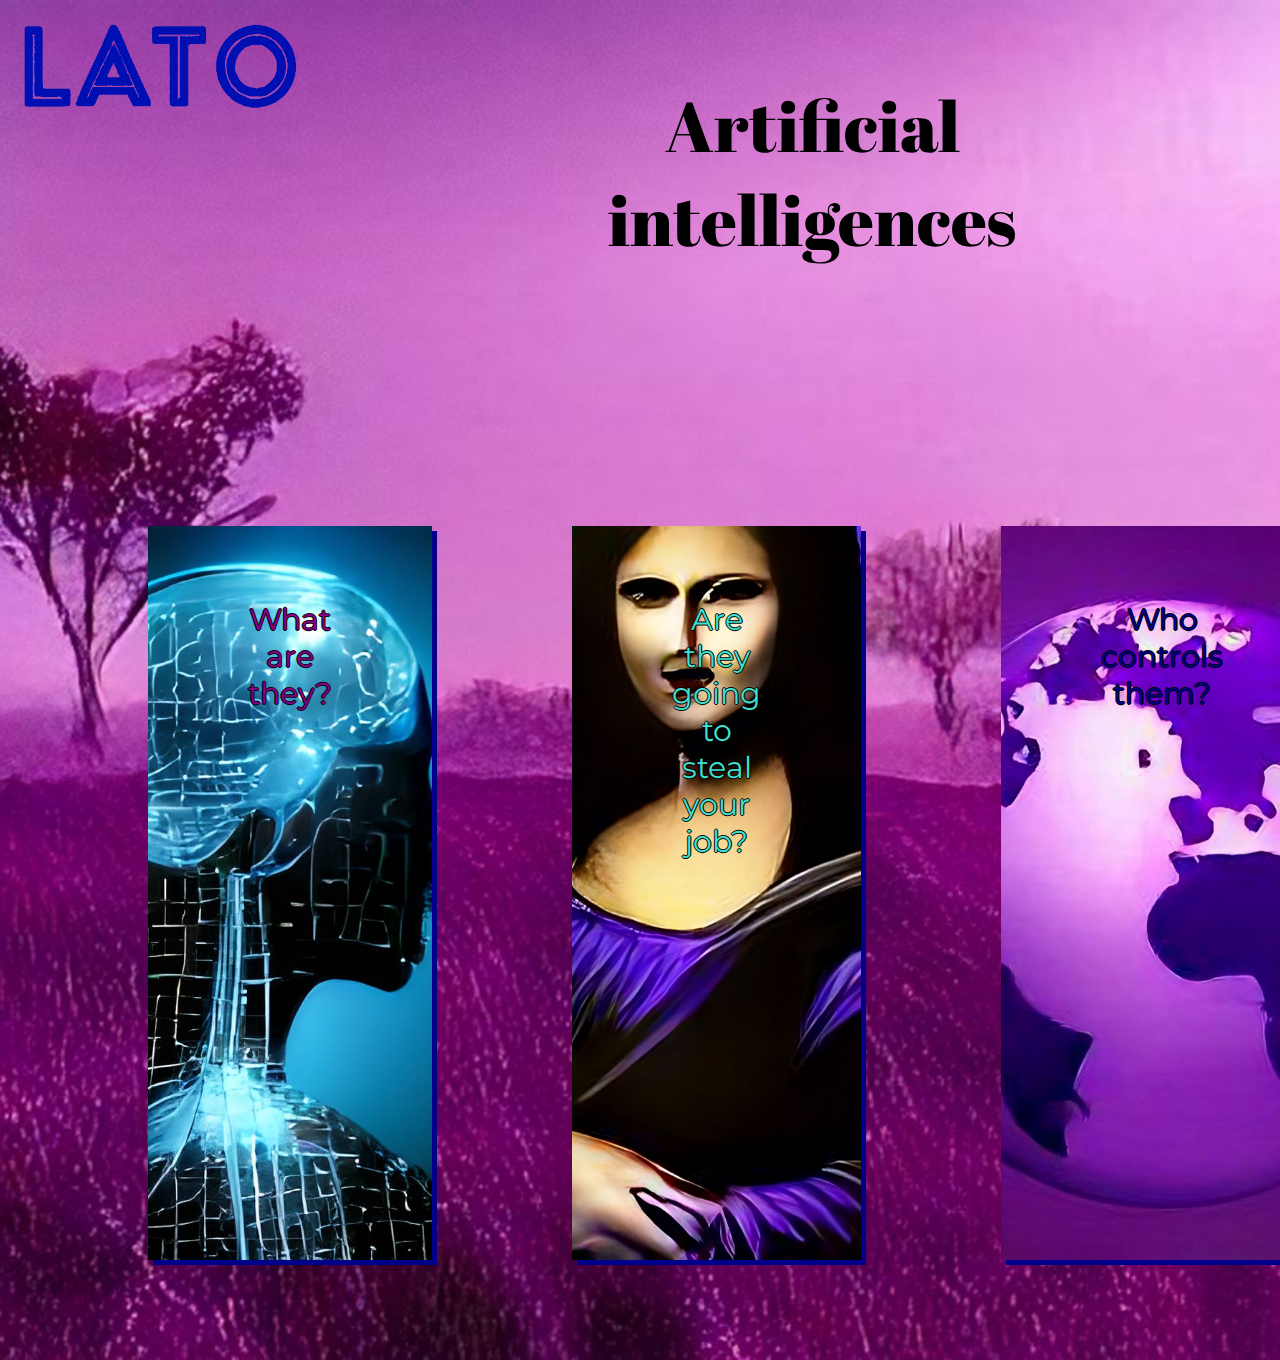
<file: index.html>
<!DOCTYPE html>
<html lang="en">
<head>
    <meta charset="UTF-8">
    <meta http-equiv="X-UA-Compatible" content="IE=edge">
    <meta name="viewport" content="width=device-width, initial-scale=1.0">
    <title>Artificial intelligence guide</title>
    <link rel="stylesheet" href="index.css">
    <link rel="preconnect" href="https://fonts.googleapis.com">
    <link rel="preconnect" href="https://fonts.gstatic.com" crossorigin>
    <link href="https://fonts.googleapis.com/css2?family=Abril+Fatface&family=Montserrat:wght@500&display=swap" rel="stylesheet">
</head>
<body>
    <nav>
        <img id ="lato"src="media/bluelato.png" alt="Lato">
        <p id = "tittle">Artificial intelligences</p>
        <a href="spanish.html"><img class ="language"src="media/spain.png" alt="Switch to spain language"></a>
    </nav>
    
    <div id ="bigbox">
        <a id = "img1" class = "rectangle"href="explanation.html">What are they?</a>
        <a id = "img2" class = "rectangle"href="">Are they going<br>to steal your job?</a>
        <a id = "img3" class = "rectangle"href="">Who controls<br>them?</a>
    </div>
</body>
</html>
</file>
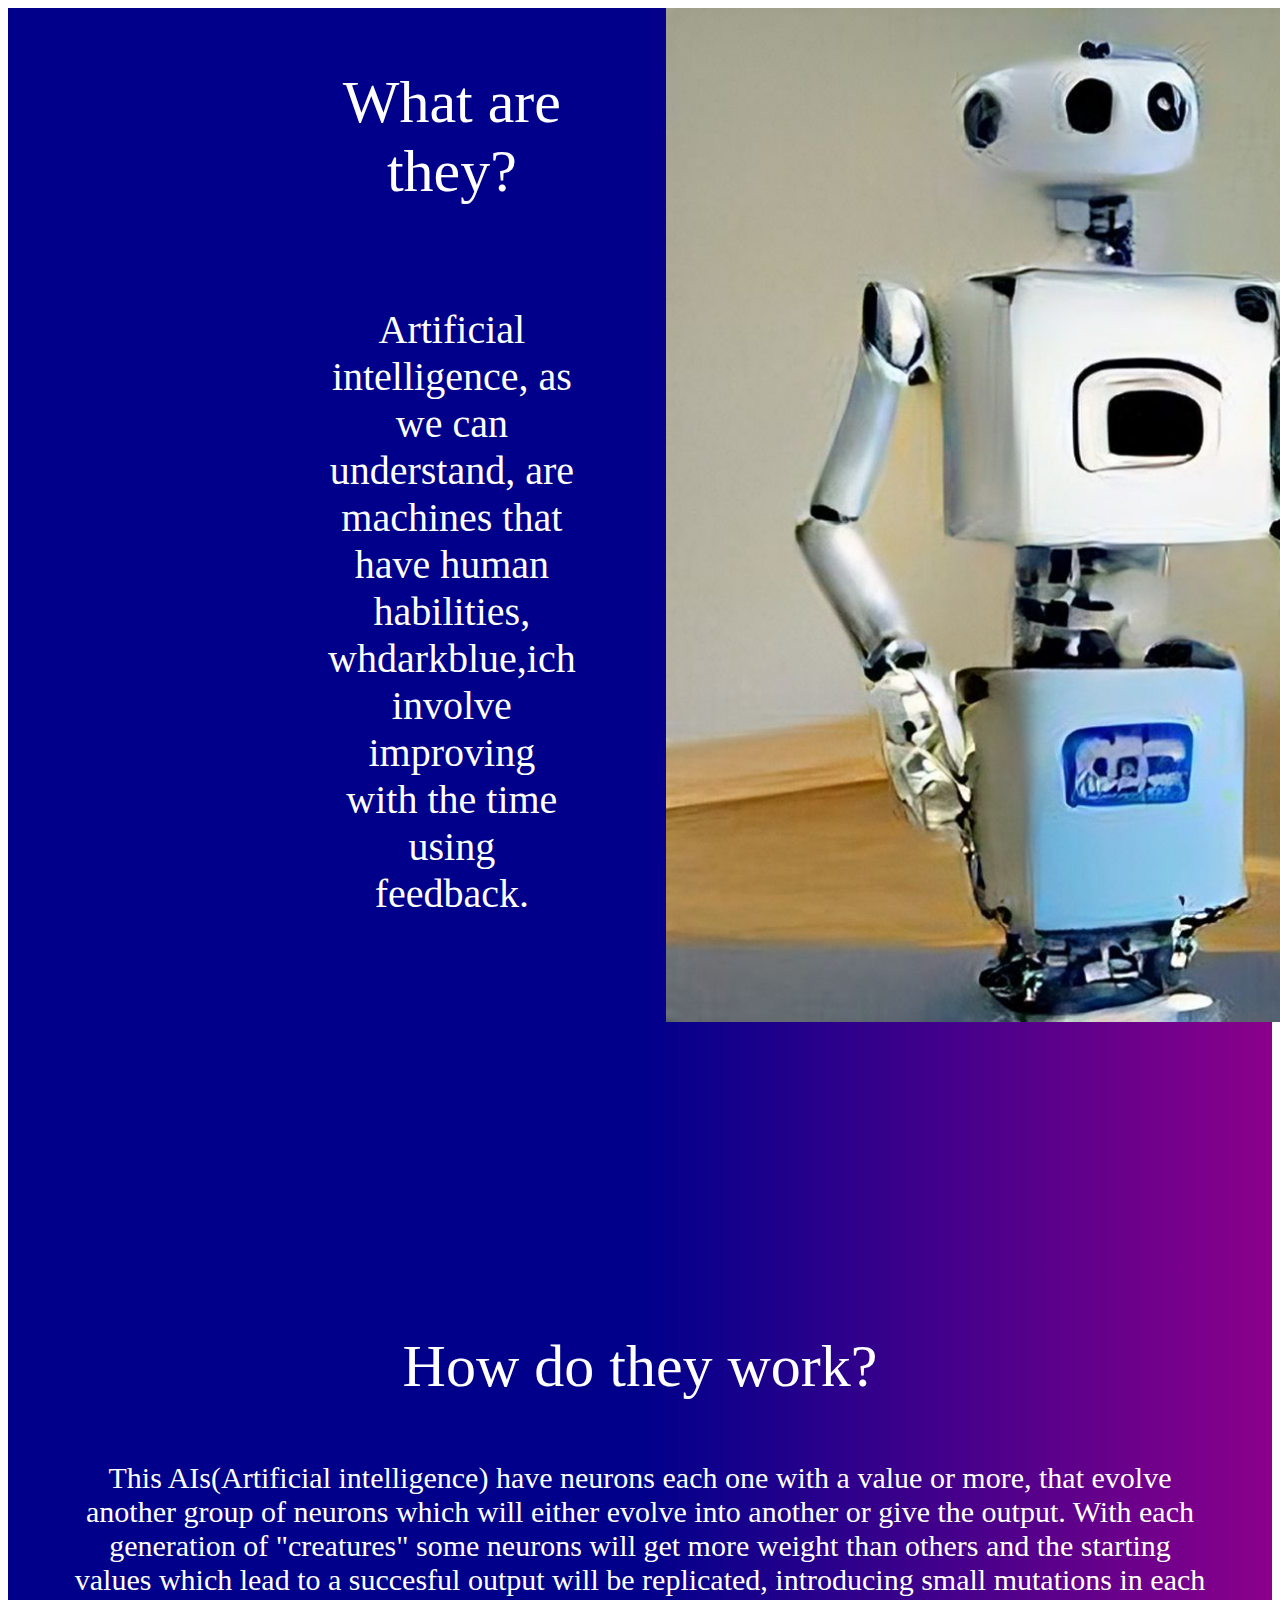
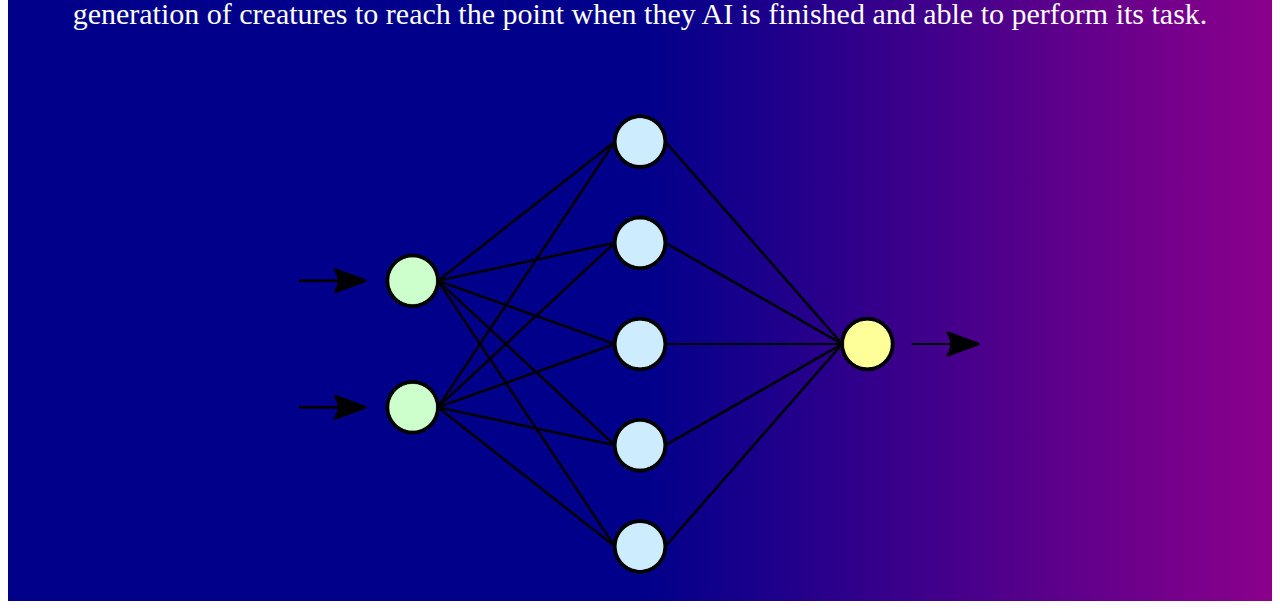
<file: explanation.html>
<!DOCTYPE html>
<html lang="en">
<head>
    <meta charset="UTF-8">
    <meta http-equiv="X-UA-Compatible" content="IE=edge">
    <meta name="viewport" content="width=device-width, initial-scale=1.0">
    <title>Artificial intelligence guide</title>
    <link rel="stylesheet" href="subpages.css">
    <link rel="preconnect" href="https://fonts.googleapis.com">
    <link rel="preconnect" href="https://fonts.gstatic.com" crossorigin>
    <link href="https://fonts.googleapis.com/css2?family=Abril+Fatface&family=Montserrat:wght@500&display=swap" rel="stylesheet">
</head>
<body>
    <section id ="gradientbackground">
    <div class ="boxwithimg">
    <div class ="box1">
    <p class ="question2">What are they?</p>
    <p>
        Artificial intelligence, as we can understand, are machines that have human habilities,
        whdarkblue,ich involve <span>improving</span> with the time using feedback. 
    </p>
    </div>
    <img id ="image" src="media/robot.jpeg">
    </div>
    <div class ="box2">
    <p class ="question2">How do they work?</p>
    <p id ="bigtext">This AIs(Artificial intelligence) have neurons each one with a value or more,
        that evolve another group of neurons which will either evolve into another or
        give the output. With each generation of "creatures" some neurons will get more
        weight than others and the starting values which lead to a succesful output will
        be replicated, introducing small mutations in each generation of creatures to reach
        the point when they AI is finished and able to perform its task.
    </p>
    </div>
    <img id ="img2"src="media/neural.png" >
    </section>
</body>
</html>
</file>
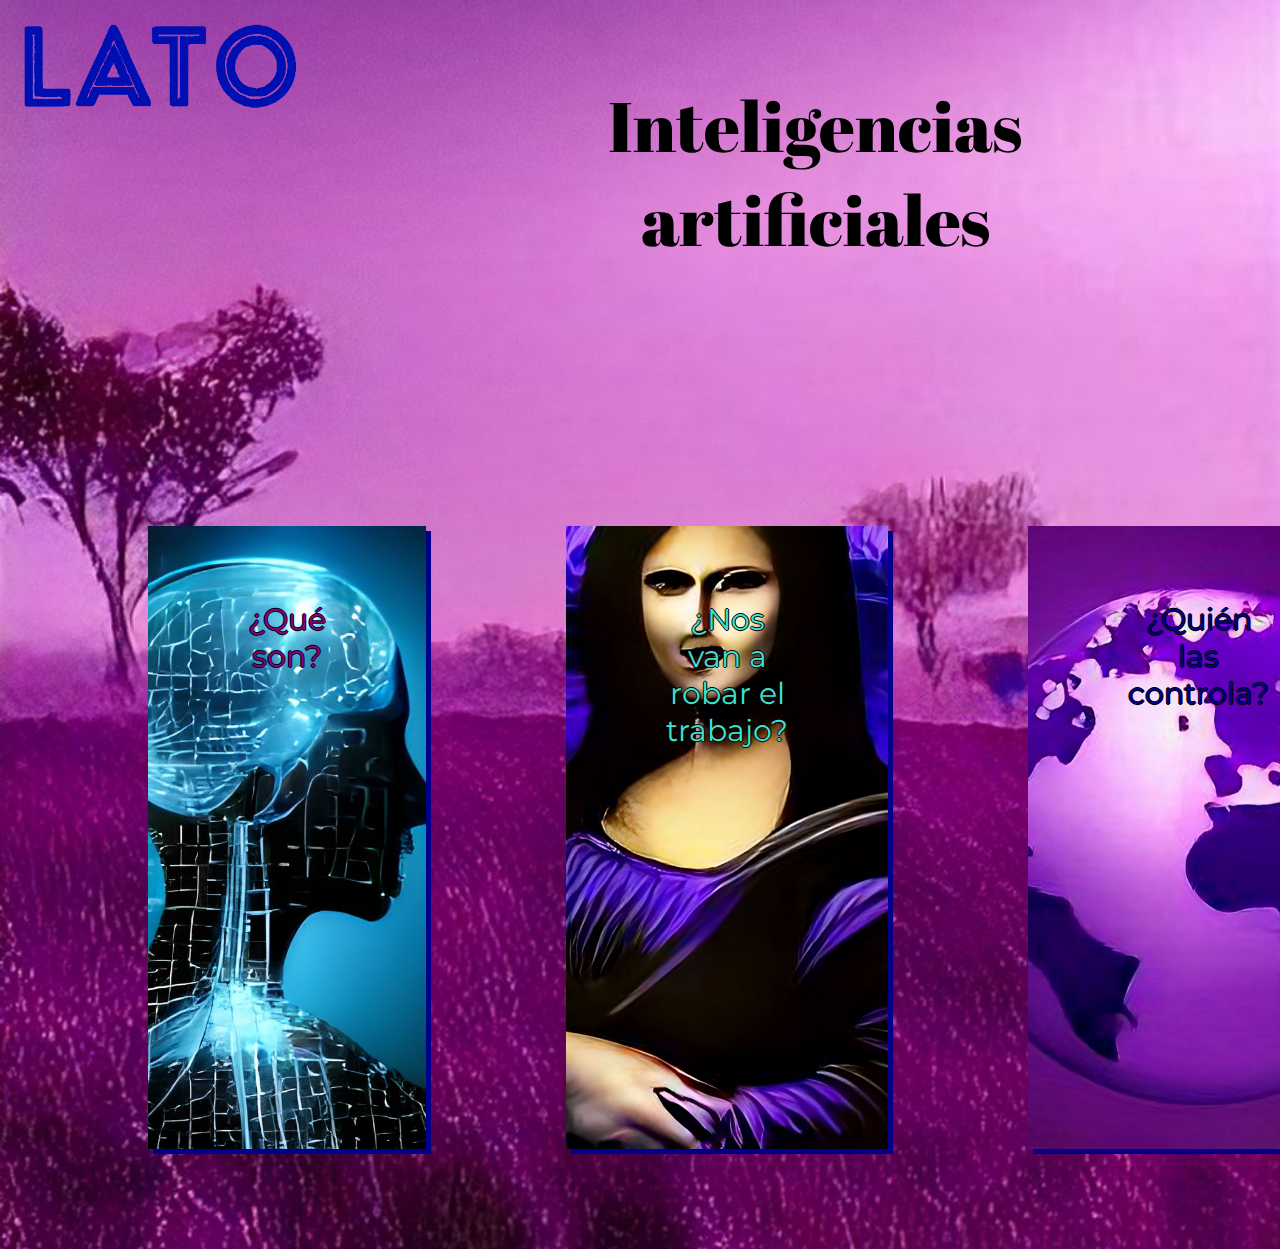
<file: spanish.html>
<!DOCTYPE html>
<html lang="en">
<head>
    <meta charset="UTF-8">
    <meta http-equiv="X-UA-Compatible" content="IE=edge">
    <meta name="viewport" content="width=device-width, initial-scale=1.0">
    <title>Artificial intelligence guide</title>
    <link rel="stylesheet" href="index.css">
    <link rel="preconnect" href="https://fonts.googleapis.com">
    <link rel="preconnect" href="https://fonts.gstatic.com" crossorigin>
    <link href="https://fonts.googleapis.com/css2?family=Abril+Fatface&family=Montserrat:wght@500&display=swap" rel="stylesheet">
</head>
<body>
    <nav>
        <img id ="lato"src="media/bluelato.png" alt="Lato">
        <p id = "tittle">Inteligencias artificiales</p>
        <a href="index.html"><img class ="language"src="media/england.png" alt="Switch to english language"></a>
    </nav>
    
    <div id ="bigbox">
        <a id = "img1" class = "rectangle"href="explanation.html">¿Qué son?</a>
        <a id = "img2" class = "rectangle"href="">¿Nos van a<br>robar el trabajo?</a>
        <a id = "img3" class = "rectangle"href="">¿Quién las<br>controla?</a>
    </div>
</body>
</html>
</file>
<file: index.css>
nav{
    display: flex;
    width: 100%;
}

.language{
    width: 150px;
    padding-top: 20px;
}

#lato{
    width: 300px;
    height: 115px;
}

#tittle{
    display: flex;
    font-family: 'Abril Fatface', cursive;
    text-align: center;
    font-size: 70px;
    padding-left: 300px;
    padding-right: 300px;
    padding-top: 0%;
    animation-name: colour;
    animation-duration: 60s ;
    animation-fill-mode:forwards ;
    animation-iteration-count: infinite;
    animation-play-state:running ;
    animation-timing-function: ease-in-out;
    animation-delay: 0.5s;
}


body{
    background-image:url('media/purplesavana.jpeg');
    background-size: cover;
    background-repeat: no-repeat;
    background-position: center center;
    animation-name: change;
    animation-duration: 60s ;
    animation-direction:linear ;
    animation-fill-mode:forwards ;
    animation-iteration-count: infinite;
    animation-play-state:running ;
    animation-timing-function: ease-in-out;
    animation-delay: 0.5s;
    
}

#bigbox{
    display: flex;
    flex-direction: row;
    margin-top: 190px;
    margin-bottom: 100px;
}

.rectangle{
    text-align: center;
    display: flex;
    background-position: center center;
    color: white;
    font-family: 'Montserrat', sans-serif;
    text-decoration: none;
    font-size: 30px;
    margin-left: 140px;
    padding-top: 75px;
    padding-left: 100px;
    padding-right: 100px;
    padding-bottom: 400px;
    box-shadow: 5px 5px darkblue;
    text-shadow: -1px 0 black, 0 1px black, 1px 0 black, 0 -1px black;
    transition: 0.3s;
}

.rectangle:hover{
    box-shadow: 15px 15px darkmagenta;
    transition: 0.3s;
    
}

#img1{
    background-image: url('media/background1.png');
    background-repeat: no-repeat;
    background-size: cover;
    color: darkmagenta;
   
}

#img2{
    background-image: url('media/purplelisa.jpeg');
    background-repeat: no-repeat;
    background-size: cover;
    color: turquoise;
}
#img3{
    background-image: url('media/purpleearth.jpeg');
    background-repeat: no-repeat;
    background-size: cover;
    color: darkblue;
}

@keyframes change{
    0%
    {
        background-image: url('media/purplesavana.jpeg');
    }
    20%
    {
        background-image: url('media/volcano.jpeg');
    }
    40%
    {
        background-image: url('media/blueforest.jpg');
    }
    60%
    {
        background-image: url('media/bluesolar.jpg');
    }
    80%
    {
        background-image: url('media/purplehorizon.jpeg');
    }
    100%
    {
        background-image: url('media/purplesavana.jpeg');
    }
}

@keyframes colour{
    0%
    {
        color:darkblue ;
    }
    20%
    {
        color:turquoise ;
    }
    40%
    {
        color:purple ;
    }
    60%
    {
        color:purple ;
    }
    80%
    {
        color:darkblue ;
    }
    100%
    {
        color:darkblue ;
    }
}
</file>
<file: subpages.css>
body{
    text-align: center;
    color: white;
}

#gradientbackground{
    background-image: linear-gradient(
        to right,
        darkblue,
        darkblue,
        darkmagenta
      ); ;
    background-size: cover;

    animation-name: gradient;
    animation-duration: 60s;
    animation-timing-function: ease-in-out;
    animation-delay: 0.8s;
    animation-direction: alternate-reverse;
    animation-fill-mode:forwards ;
    animation-iteration-count: infinite;

}
.boxwithimg{
    text-align: center;
    display: flex;
    flex-direction: row;
    padding-bottom: 250px;
    padding-right: 250px;
}

#image{
    width: 100%;
    height: auto;
}
.question{
    font-size: 50px;
}
.box1{
    display: flex;
    flex-direction: column;
    font-size: 40px;
    padding-left: 320px;
    padding-right: 90px;
}
.box2{
    font-size: 30px;
    padding-left: 60px;
    padding-right: 60px;
    padding-bottom: 30px;
    
}


.question2{
    font-size: 60px;

}

#img2{
    width: 60%;
}

@keyframes gradient{
    0%
    {
        background-image:linear-gradient(
            to right,
            darkblue,
            darkblue,
            darkmagenta
            
          ); 
    }
    25%
    {
        background-image:linear-gradient(
            to right,
            darkblue,
            darkmagenta,
            darkblue
          ); 
    }
    50%
    {
            background-image:linear-gradient(
                to right,
                darkmagenta,
                darkblue,
                darkblue             
              ); 
    }
    75%
    {
        background-image:linear-gradient(
                to right,             
                darkblue,
                darkmagenta,
                darkblue             
              ); 


        
    }
    100%
    {
        background-image:linear-gradient(
            to right,
            darkblue
            darkblue
            darkmagenta,
            
          ); 
    }
}
</file>
